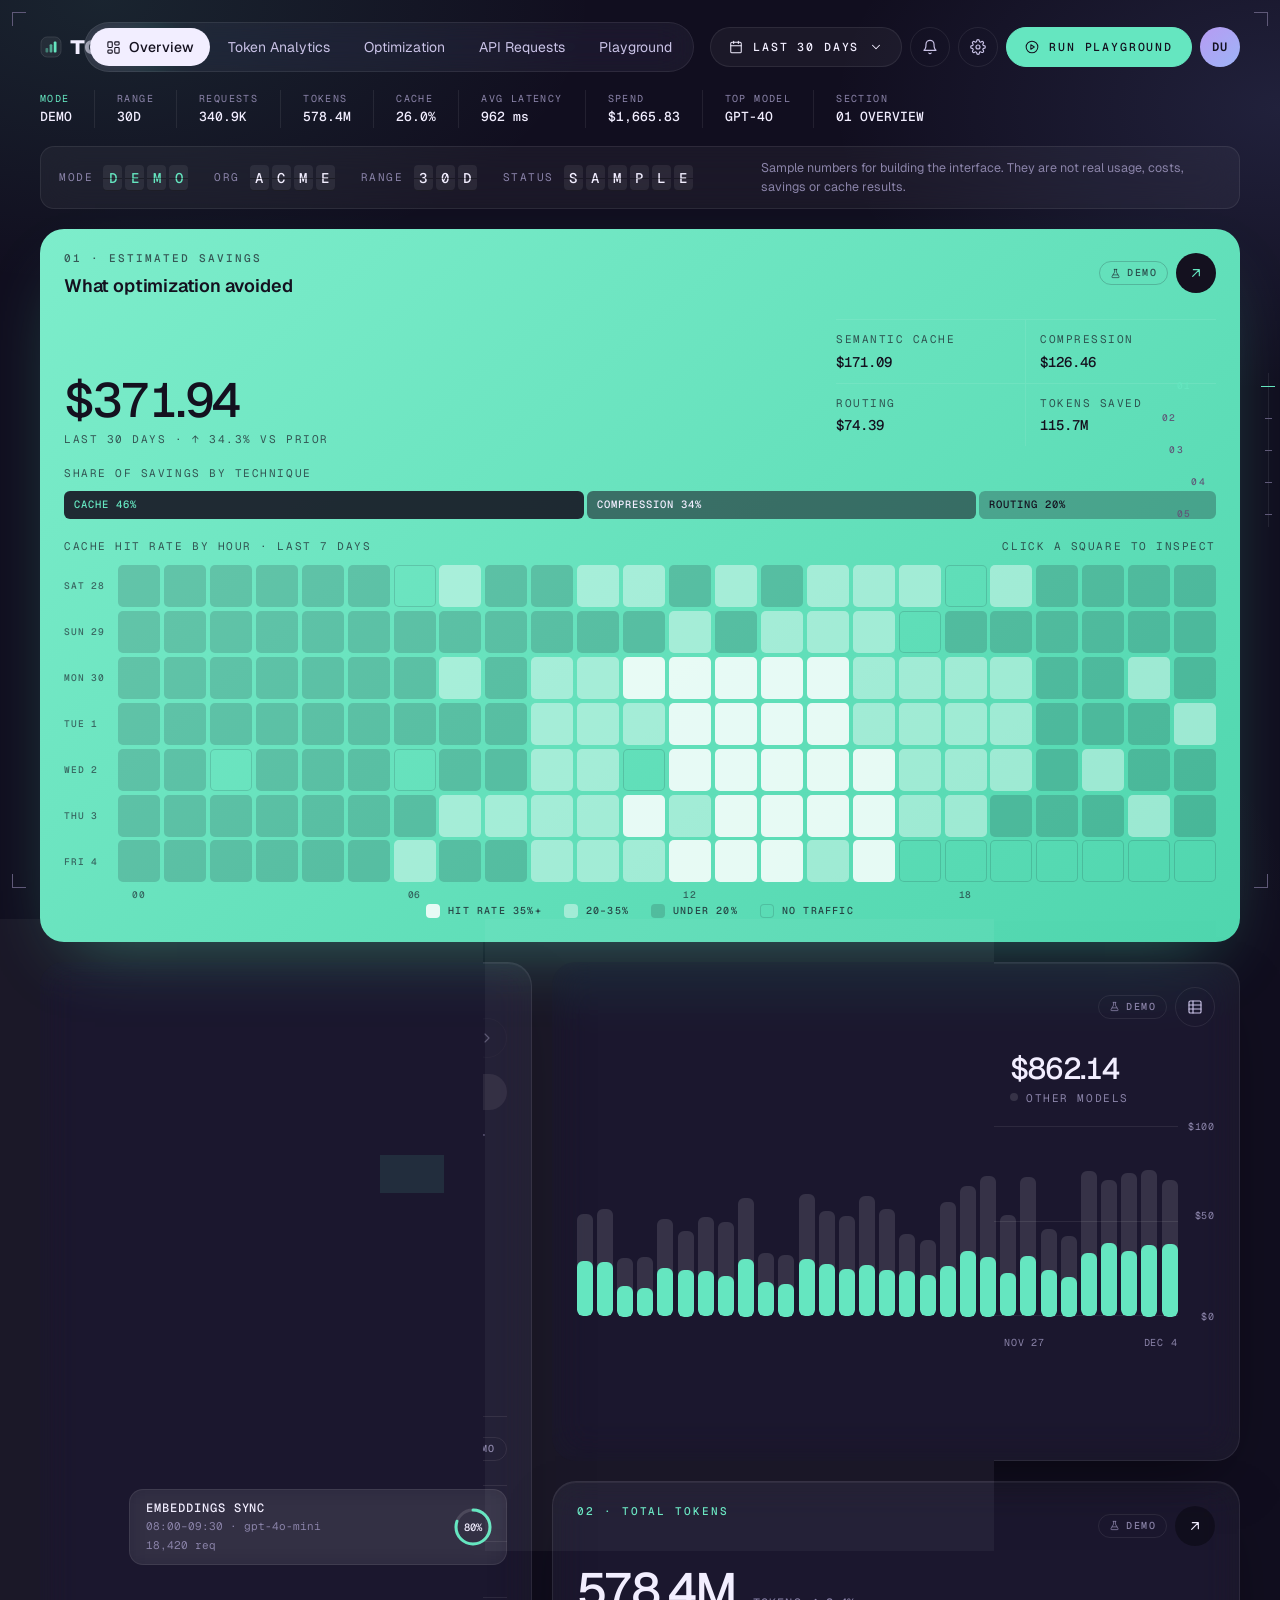
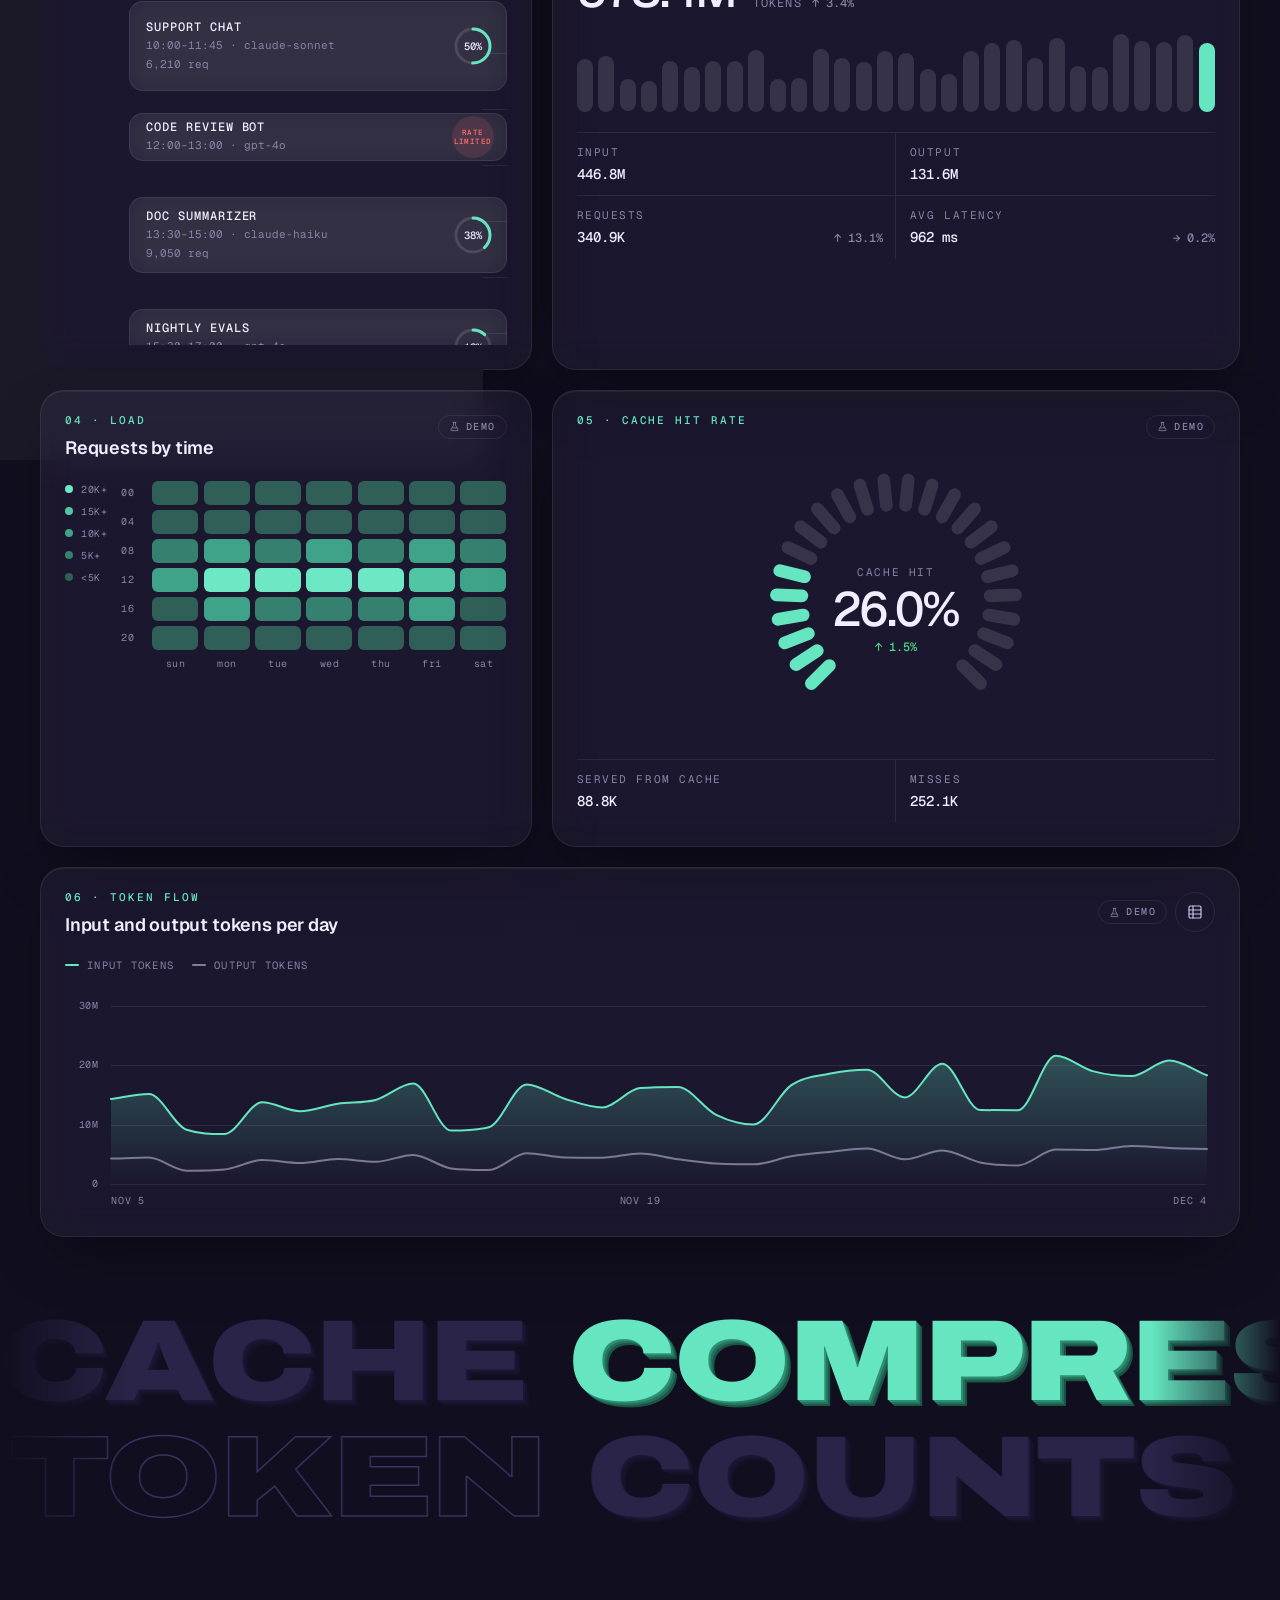
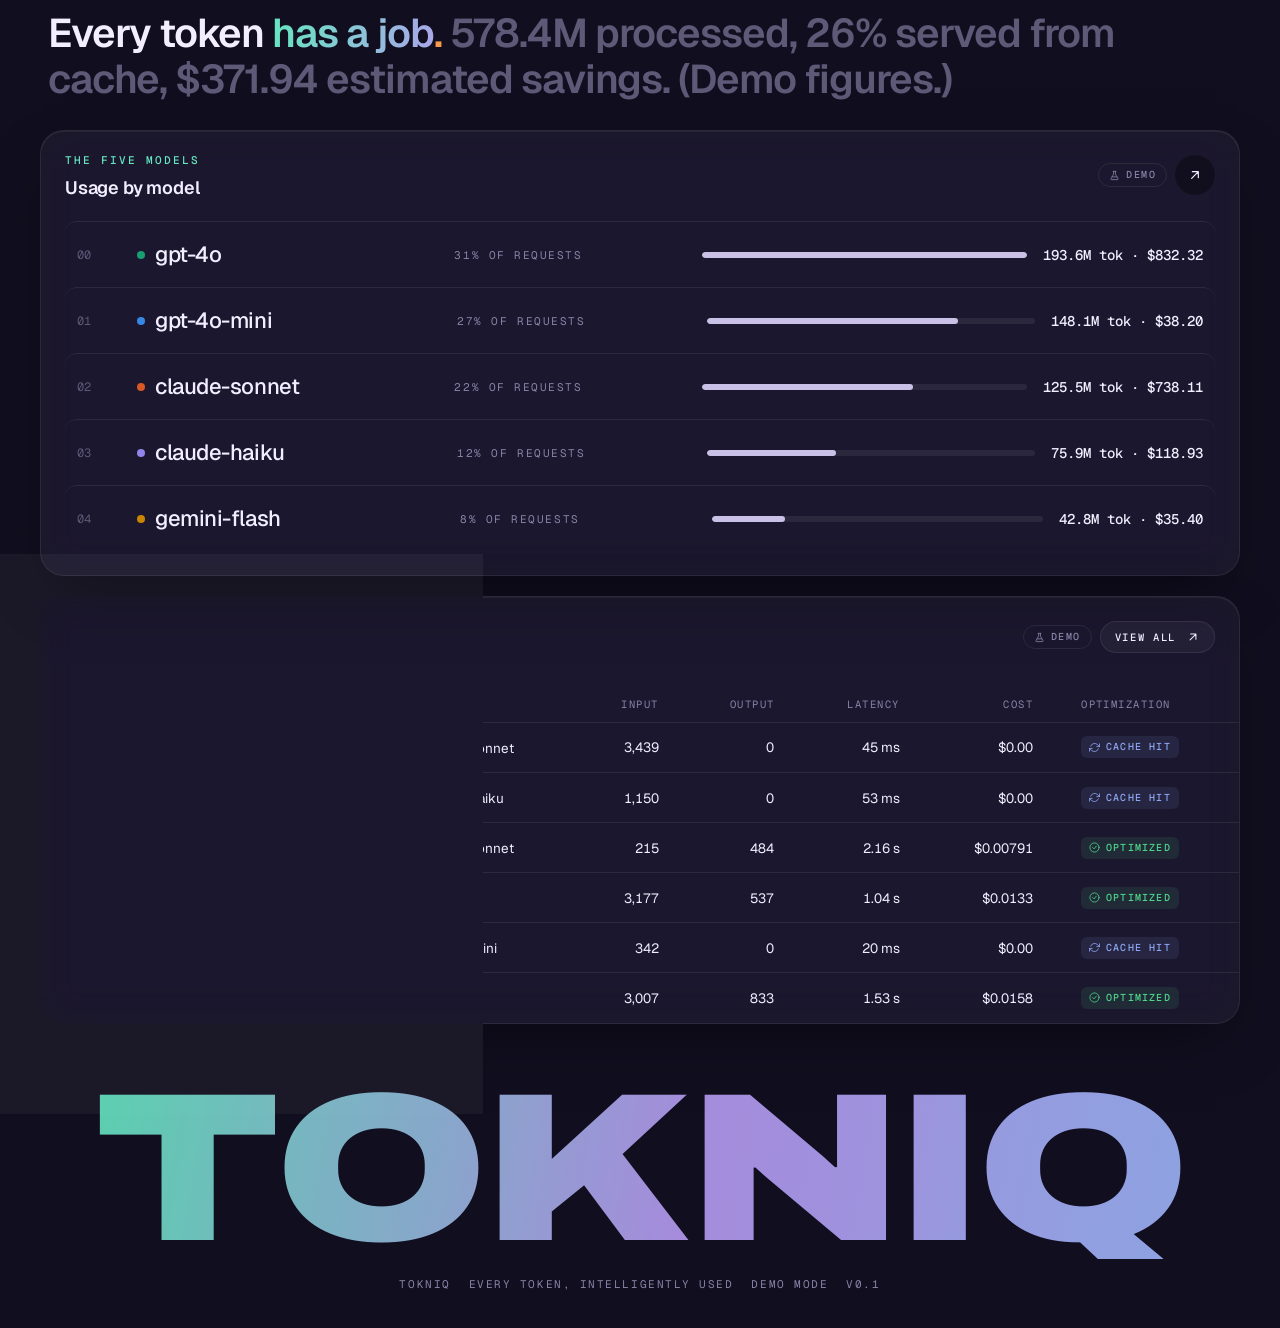
<file: frontend/index.html>
<!doctype html>
<html lang="en">
<head>
  <meta charset="utf-8">
  <meta name="viewport" content="width=device-width, initial-scale=1">
  <meta name="color-scheme" content="dark">
  <meta name="theme-color" content="#110E1F">
  <link rel="preconnect" href="https://fonts.googleapis.com">
  <link rel="preconnect" href="https://fonts.gstatic.com" crossorigin>
  <link rel="stylesheet" href="https://fonts.googleapis.com/css2?family=Archivo:wdth,wght@100..125,700..900&family=Geist:wght@400;500;600&family=Geist+Mono:wght@400;500&display=swap">
  <title>Overview · ToknIQ</title>
  <link rel="icon" href="assets/favicon.svg" type="image/svg+xml">
  <link rel="stylesheet" href="assets/css/tokens.css">
  <link rel="stylesheet" href="assets/css/base.css">
  <link rel="stylesheet" href="assets/css/layout.css">
  <link rel="stylesheet" href="assets/css/components.css">
  <link rel="stylesheet" href="assets/css/charts.css">
  <link rel="stylesheet" href="assets/css/motion.css">
</head>
<body>
  <div id="app"><noscript>ToknIQ needs JavaScript enabled.</noscript></div>
  <script type="module" src="assets/js/pages/overview.js"></script>
</body>
</html>
</file>
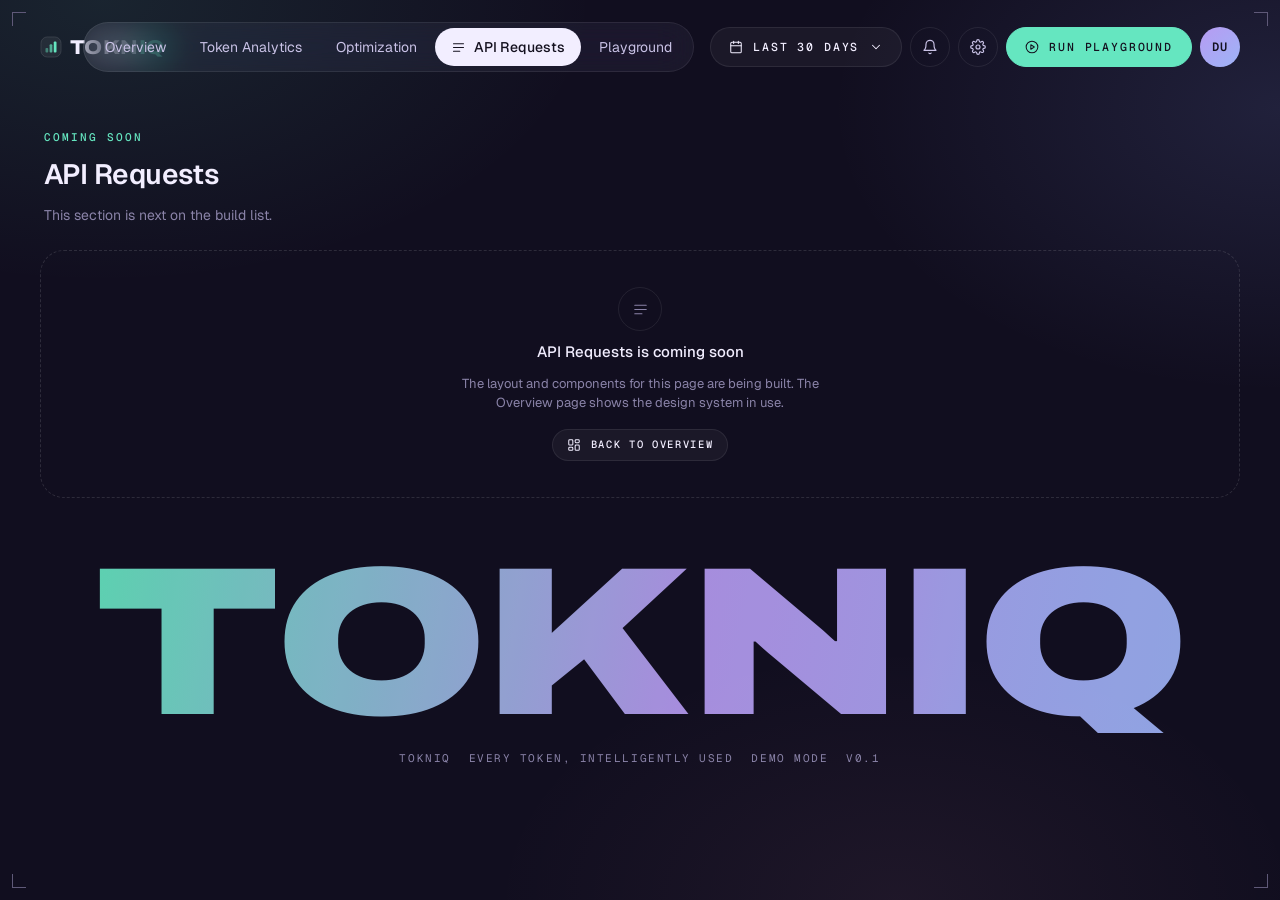
<file: frontend/pages/api-requests.html>
<!doctype html>
<html lang="en">
<head>
  <meta charset="utf-8">
  <meta name="viewport" content="width=device-width, initial-scale=1">
  <meta name="color-scheme" content="dark">
  <meta name="theme-color" content="#110E1F">
  <link rel="preconnect" href="https://fonts.googleapis.com">
  <link rel="preconnect" href="https://fonts.gstatic.com" crossorigin>
  <link rel="stylesheet" href="https://fonts.googleapis.com/css2?family=Archivo:wdth,wght@100..125,700..900&family=Geist:wght@400;500;600&family=Geist+Mono:wght@400;500&display=swap">
  <title>API Requests · ToknIQ</title>
  <link rel="icon" href="../assets/favicon.svg" type="image/svg+xml">
  <link rel="stylesheet" href="../assets/css/tokens.css">
  <link rel="stylesheet" href="../assets/css/base.css">
  <link rel="stylesheet" href="../assets/css/layout.css">
  <link rel="stylesheet" href="../assets/css/components.css">
  <link rel="stylesheet" href="../assets/css/charts.css">
  <link rel="stylesheet" href="../assets/css/motion.css">
</head>
<body data-page="requests">
  <div id="app"><noscript>ToknIQ needs JavaScript enabled.</noscript></div>
  <script type="module" src="../assets/js/pages/placeholder.js"></script>
</body>
</html>
</file>
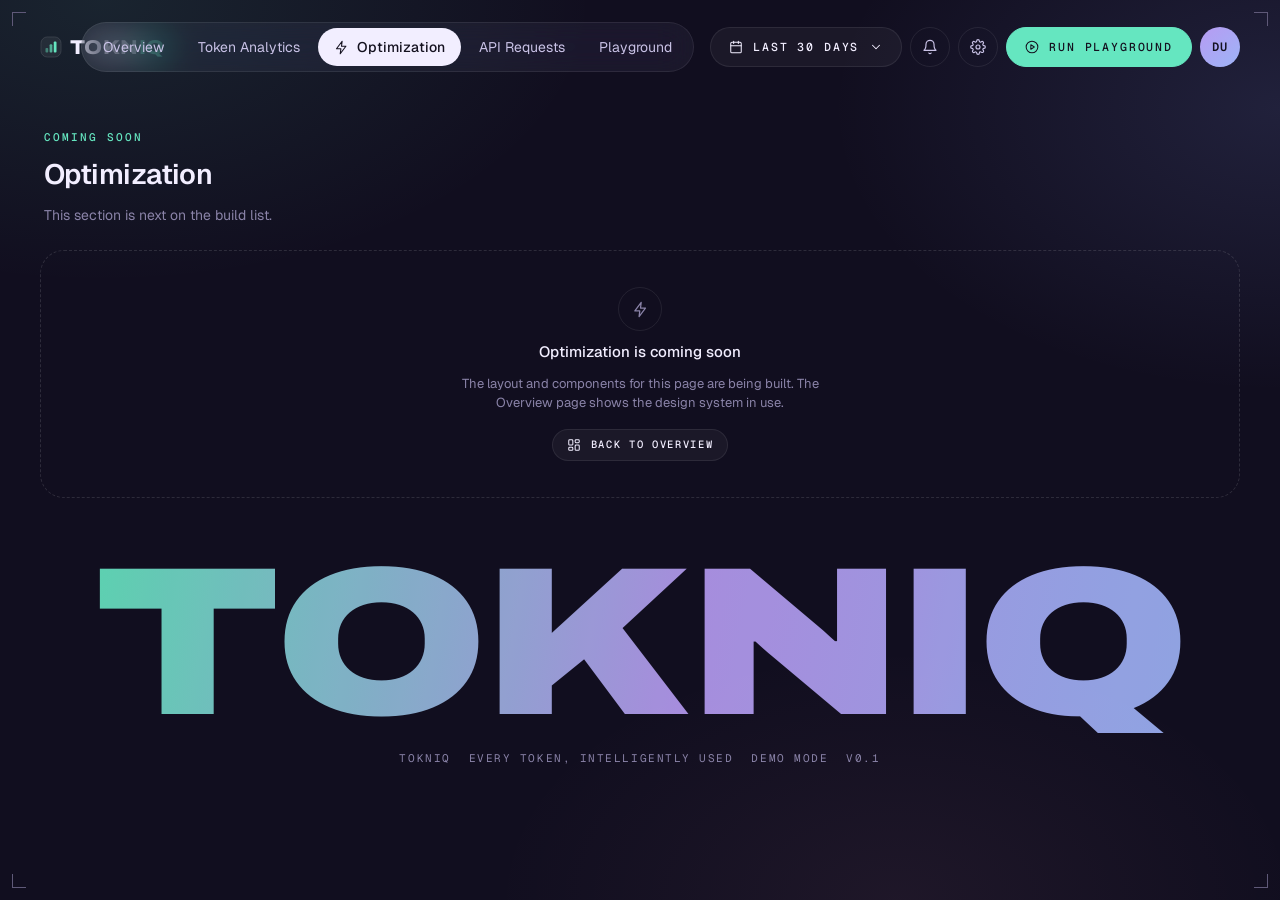
<file: frontend/pages/optimization.html>
<!doctype html>
<html lang="en">
<head>
  <meta charset="utf-8">
  <meta name="viewport" content="width=device-width, initial-scale=1">
  <meta name="color-scheme" content="dark">
  <meta name="theme-color" content="#110E1F">
  <link rel="preconnect" href="https://fonts.googleapis.com">
  <link rel="preconnect" href="https://fonts.gstatic.com" crossorigin>
  <link rel="stylesheet" href="https://fonts.googleapis.com/css2?family=Archivo:wdth,wght@100..125,700..900&family=Geist:wght@400;500;600&family=Geist+Mono:wght@400;500&display=swap">
  <title>Optimization · ToknIQ</title>
  <link rel="icon" href="../assets/favicon.svg" type="image/svg+xml">
  <link rel="stylesheet" href="../assets/css/tokens.css">
  <link rel="stylesheet" href="../assets/css/base.css">
  <link rel="stylesheet" href="../assets/css/layout.css">
  <link rel="stylesheet" href="../assets/css/components.css">
  <link rel="stylesheet" href="../assets/css/charts.css">
  <link rel="stylesheet" href="../assets/css/motion.css">
</head>
<body data-page="optimization">
  <div id="app"><noscript>ToknIQ needs JavaScript enabled.</noscript></div>
  <script type="module" src="../assets/js/pages/placeholder.js"></script>
</body>
</html>
</file>
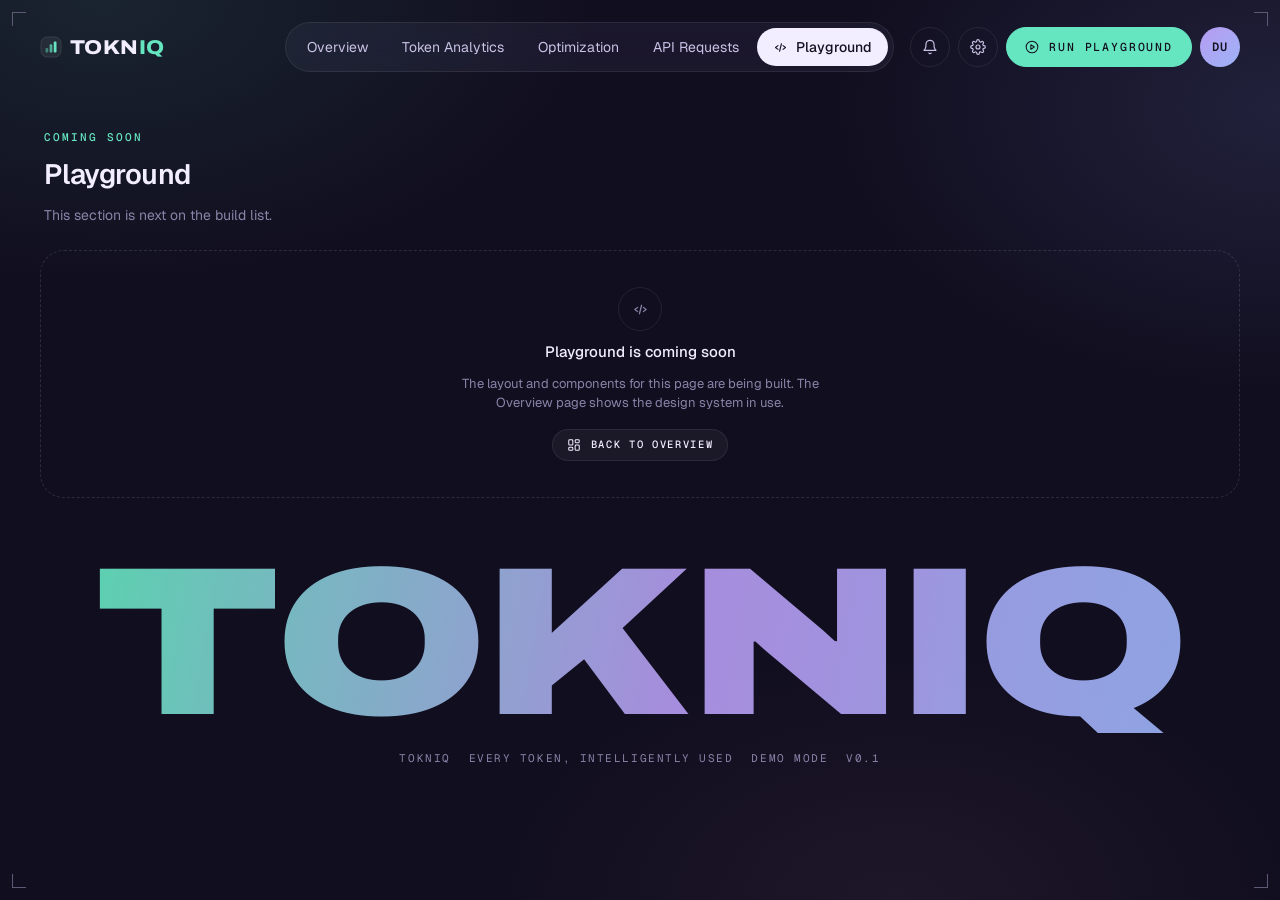
<file: frontend/pages/playground.html>
<!doctype html>
<html lang="en">
<head>
  <meta charset="utf-8">
  <meta name="viewport" content="width=device-width, initial-scale=1">
  <meta name="color-scheme" content="dark">
  <meta name="theme-color" content="#110E1F">
  <link rel="preconnect" href="https://fonts.googleapis.com">
  <link rel="preconnect" href="https://fonts.gstatic.com" crossorigin>
  <link rel="stylesheet" href="https://fonts.googleapis.com/css2?family=Archivo:wdth,wght@100..125,700..900&family=Geist:wght@400;500;600&family=Geist+Mono:wght@400;500&display=swap">
  <title>Playground · ToknIQ</title>
  <link rel="icon" href="../assets/favicon.svg" type="image/svg+xml">
  <link rel="stylesheet" href="../assets/css/tokens.css">
  <link rel="stylesheet" href="../assets/css/base.css">
  <link rel="stylesheet" href="../assets/css/layout.css">
  <link rel="stylesheet" href="../assets/css/components.css">
  <link rel="stylesheet" href="../assets/css/charts.css">
  <link rel="stylesheet" href="../assets/css/motion.css">
</head>
<body data-page="playground">
  <div id="app"><noscript>ToknIQ needs JavaScript enabled.</noscript></div>
  <script type="module" src="../assets/js/pages/placeholder.js"></script>
</body>
</html>
</file>
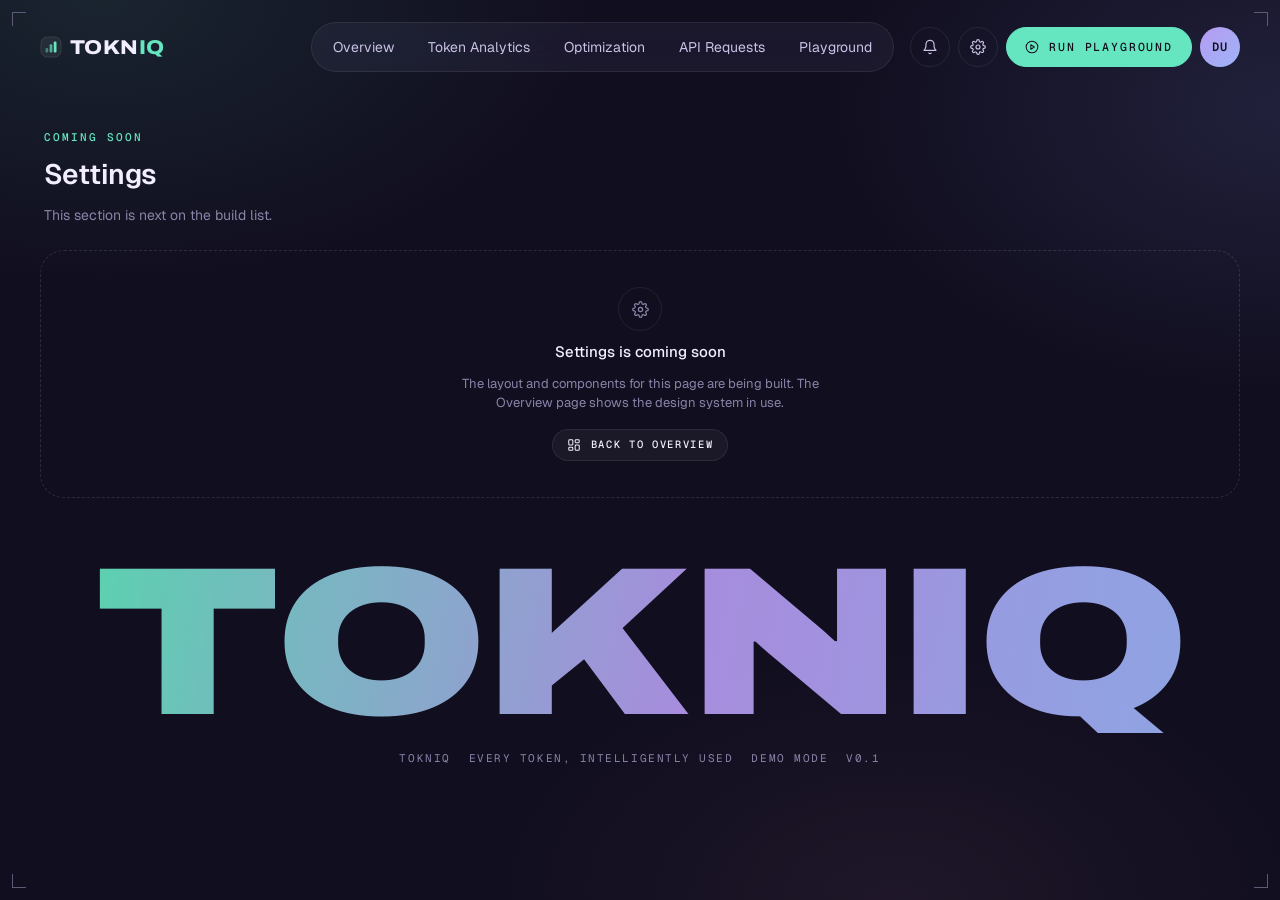
<file: frontend/pages/settings.html>
<!doctype html>
<html lang="en">
<head>
  <meta charset="utf-8">
  <meta name="viewport" content="width=device-width, initial-scale=1">
  <meta name="color-scheme" content="dark">
  <meta name="theme-color" content="#110E1F">
  <link rel="preconnect" href="https://fonts.googleapis.com">
  <link rel="preconnect" href="https://fonts.gstatic.com" crossorigin>
  <link rel="stylesheet" href="https://fonts.googleapis.com/css2?family=Archivo:wdth,wght@100..125,700..900&family=Geist:wght@400;500;600&family=Geist+Mono:wght@400;500&display=swap">
  <title>Settings · ToknIQ</title>
  <link rel="icon" href="../assets/favicon.svg" type="image/svg+xml">
  <link rel="stylesheet" href="../assets/css/tokens.css">
  <link rel="stylesheet" href="../assets/css/base.css">
  <link rel="stylesheet" href="../assets/css/layout.css">
  <link rel="stylesheet" href="../assets/css/components.css">
  <link rel="stylesheet" href="../assets/css/charts.css">
  <link rel="stylesheet" href="../assets/css/motion.css">
</head>
<body data-page="settings">
  <div id="app"><noscript>ToknIQ needs JavaScript enabled.</noscript></div>
  <script type="module" src="../assets/js/pages/placeholder.js"></script>
</body>
</html>
</file>
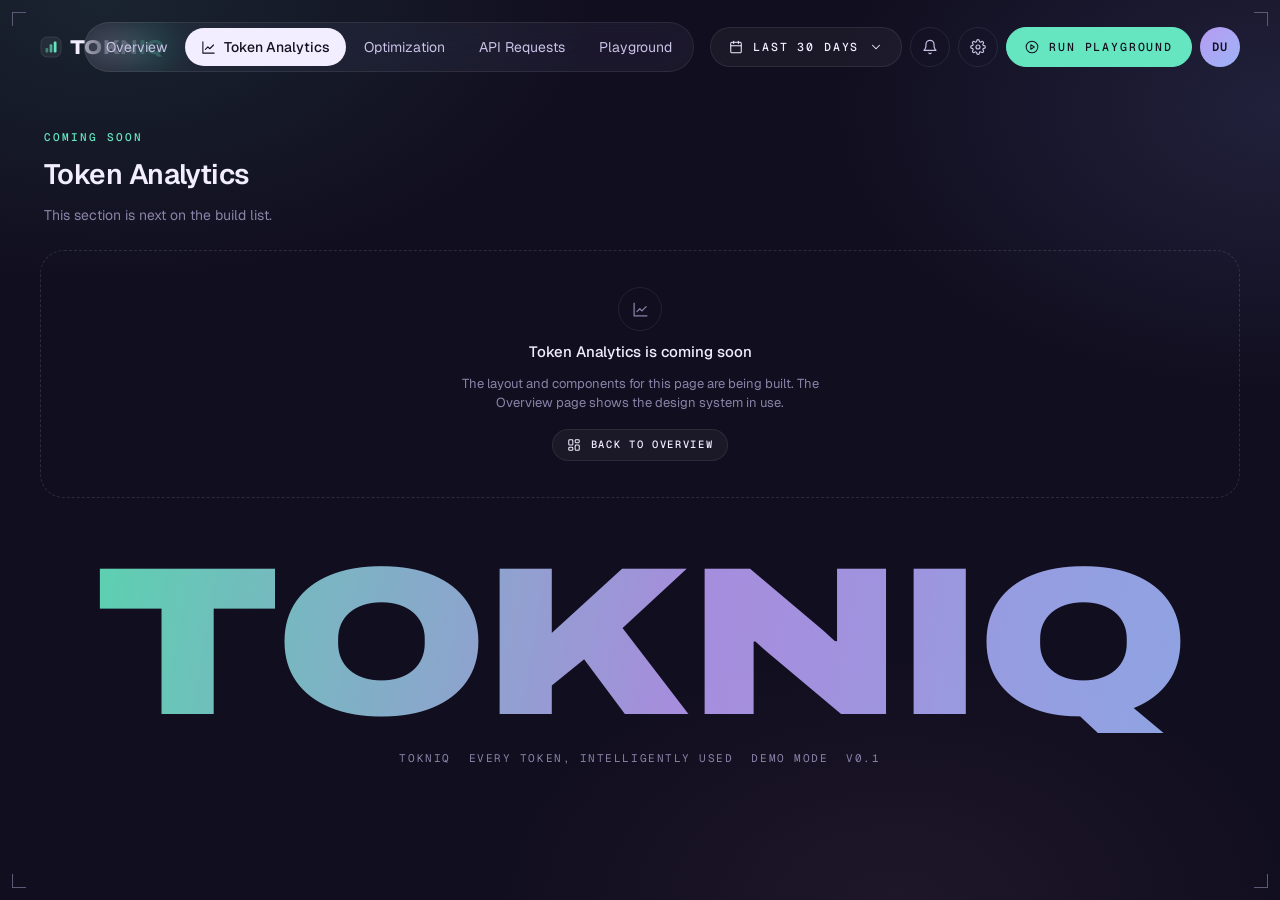
<file: frontend/pages/token-analytics.html>
<!doctype html>
<html lang="en">
<head>
  <meta charset="utf-8">
  <meta name="viewport" content="width=device-width, initial-scale=1">
  <meta name="color-scheme" content="dark">
  <meta name="theme-color" content="#110E1F">
  <link rel="preconnect" href="https://fonts.googleapis.com">
  <link rel="preconnect" href="https://fonts.gstatic.com" crossorigin>
  <link rel="stylesheet" href="https://fonts.googleapis.com/css2?family=Archivo:wdth,wght@100..125,700..900&family=Geist:wght@400;500;600&family=Geist+Mono:wght@400;500&display=swap">
  <title>Token Analytics · ToknIQ</title>
  <link rel="icon" href="../assets/favicon.svg" type="image/svg+xml">
  <link rel="stylesheet" href="../assets/css/tokens.css">
  <link rel="stylesheet" href="../assets/css/base.css">
  <link rel="stylesheet" href="../assets/css/layout.css">
  <link rel="stylesheet" href="../assets/css/components.css">
  <link rel="stylesheet" href="../assets/css/charts.css">
  <link rel="stylesheet" href="../assets/css/motion.css">
</head>
<body data-page="analytics">
  <div id="app"><noscript>ToknIQ needs JavaScript enabled.</noscript></div>
  <script type="module" src="../assets/js/pages/placeholder.js"></script>
</body>
</html>
</file>
<file: frontend/assets/css/tokens.css>
/* ==========================================================================
   ToknIQ design tokens: "Night Cockpit"
   Bento layout (big radii, one hero card, rounded charts) with an
   instrument-panel skin (glass cards, mono labels, HUD strip).
   Single accent: mint. See docs/DESIGN_DIRECTION.md.
   ========================================================================== */
:root {
  color-scheme: dark;

  /* Canvas: deep indigo with soft glows behind the cards */
  --canvas-base: #110E1F;
  --canvas:
    radial-gradient(55% 45% at 8% 0%, rgba(101, 230, 192, 0.10), transparent 70%),
    radial-gradient(50% 45% at 100% 12%, rgba(140, 160, 250, 0.13), transparent 70%),
    radial-gradient(45% 40% at 70% 100%, rgba(247, 163, 192, 0.06), transparent 70%),
    #110E1F;

  /* Glass surfaces */
  --glass: rgba(255, 255, 255, 0.045);
  --glass-strong: rgba(255, 255, 255, 0.08);
  --glass-solid: #1D1A2A;              /* fallback when backdrop-filter is unsupported */
  --glass-pop: rgba(29, 26, 42, 0.92);  /* popovers, inspect panels */
  --glass-border: rgba(255, 255, 255, 0.08);
  --glass-highlight: rgba(255, 255, 255, 0.06);
  --glass-blur: 18px;
  --shadow-card: 0 24px 60px -24px rgba(0, 0, 0, 0.55);
  --shadow-pop: 0 24px 60px -12px rgba(0, 0, 0, 0.6), 0 0 0 1px var(--glass-border);

  /* Ink */
  --ink: #F2EEFF;
  --ink-2: #C9C2E6;
  --ink-muted: #8A83A8;   /* 4.8:1 on cards */
  --ink-faint: #5F5978;
  --hairline: rgba(255, 255, 255, 0.08);
  --track: rgba(255, 255, 255, 0.07);
  --track-strong: rgba(255, 255, 255, 0.12);

  /* Accent: mint (one highlight per card) */
  --mint-500: #65E6C0;
  --mint-600: #3FCFA6;
  --mint-wash: rgba(101, 230, 192, 0.10);
  --mint-line: rgba(101, 230, 192, 0.35);
  --on-mint: #14111F;     /* ink on mint, 12:1 */
  --hero: linear-gradient(140deg, #7DEDCB 0%, #4FD6AE 100%);
  /* Ordinal mint ramp (validated ≥2:1 at the low end on cards) */
  --ramp-1: #2F5F57;
  --ramp-2: #35806E;
  --ramp-3: #3EA388;
  --ramp-4: #52C6A4;
  --ramp-5: #6EE8C4;
  --orange-dot: #F59A4A;  /* micro-detail, used once */

  /* Status (reserved; always with icon + label) */
  --good: #4FD68A;
  --warning: #F0B04A;
  --critical: #F06A6A;
  --info: #8FA8F5;

  /* Categorical chart slots, validated on #1D1A2A. Use in order. */
  --series-1: #199e70;
  --series-2: #3987e5;
  --series-3: #d95926;
  --series-4: #9085e9;
  --series-5: #c98500;

  /* Type */
  --font-sans: "Geist", "Inter Tight", ui-sans-serif, system-ui, sans-serif;
  --font-mono: "Geist Mono", "JetBrains Mono", ui-monospace, SFMono-Regular, Menlo, monospace;
  --font-display: "Archivo", "Geist", sans-serif;

  /* Shape */
  --r-card: 24px;
  --r-inner: 14px;
  --r-chip: 6px;
  --r-pill: 999px;

  /* Space */
  --gap: 20px;
  --pad-card: 24px;
  --s-1: 4px;
  --s-2: 8px;
  --s-3: 12px;
  --s-4: 16px;
  --s-5: 20px;
  --s-6: 24px;
  --s-8: 32px;

  /* Motion */
  --ease: cubic-bezier(0.2, 0.8, 0.2, 1);
  --dur: 160ms;
}

@media (prefers-reduced-motion: reduce) {
  :root { --dur: 0ms; }
}
</file>
<file: frontend/assets/css/base.css>
/* Reset + base element styles */
*, *::before, *::after { box-sizing: border-box; }

html, body { margin: 0; padding: 0; }

html { background: var(--canvas-base); }

body {
  min-height: 100vh;
  background: var(--canvas);
  background-attachment: fixed;
  color: var(--ink);
  font-family: var(--font-sans);
  font-size: 14px;
  line-height: 1.5;
  -webkit-font-smoothing: antialiased;
  -moz-osx-font-smoothing: grayscale;
}

h1, h2, h3, h4, p { margin: 0; }
h1 { font-size: 28px; font-weight: 600; letter-spacing: -0.02em; }
h2 { font-size: 18px; font-weight: 600; letter-spacing: -0.01em; }
h3 { font-size: 15px; font-weight: 600; }

a { color: inherit; text-decoration: none; }

button, input, select, textarea { font: inherit; color: inherit; }
button { cursor: pointer; background: none; border: 0; padding: 0; }

:focus-visible {
  outline: 2px solid var(--mint-500);
  outline-offset: 2px;
  border-radius: 6px;
}

/* Two type voices: sans for names and numbers, mono for every label */
.eyebrow {
  font: 500 11px/1 var(--font-mono);
  letter-spacing: 0.18em;
  text-transform: uppercase;
  color: var(--mint-500);
}
.mono-label {
  font: 400 11px/1.3 var(--font-mono);
  letter-spacing: 0.14em;
  text-transform: uppercase;
  color: var(--ink-muted);
}
.mono-value {
  font: 500 14px/1.3 var(--font-mono);
  color: var(--ink);
  font-variant-numeric: tabular-nums;
}
.mono { font-family: var(--font-mono); }
.num { font-variant-numeric: tabular-nums; }
.muted { color: var(--ink-muted); }
.unit { font: 400 12px var(--font-mono); letter-spacing: 0.1em; text-transform: uppercase; color: var(--ink-muted); margin-left: 6px; }

.sr-only {
  position: absolute; width: 1px; height: 1px; padding: 0; margin: -1px;
  overflow: hidden; clip: rect(0, 0, 0, 0); white-space: nowrap; border: 0;
}

::selection { background: var(--mint-line); }

::-webkit-scrollbar { width: 10px; height: 10px; }
::-webkit-scrollbar-thumb { background: var(--track-strong); border-radius: 10px; border: 2px solid transparent; background-clip: padding-box; }
::-webkit-scrollbar-track { background: transparent; }
</file>
<file: frontend/assets/css/layout.css>
/* ==========================================================================
   Layout: frame, top bar, HUD strip, bento grid, footer
   ========================================================================== */

/* Crop marks in the viewport corners (technical-drawing detail) */
.crop {
  position: fixed;
  width: 14px;
  height: 14px;
  border: 1px solid var(--ink-faint);
  pointer-events: none;
  z-index: 60;
}
.crop.tl { top: 12px; left: 12px; border-right: 0; border-bottom: 0; }
.crop.tr { top: 12px; right: 12px; border-left: 0; border-bottom: 0; }
.crop.bl { bottom: 12px; left: 12px; border-right: 0; border-top: 0; }
.crop.br { bottom: 12px; right: 12px; border-left: 0; border-top: 0; }

.frame {
  max-width: 1560px;
  margin: 0 auto;
  padding: 22px 40px 0;
}

/* ---------- Top bar ---------- */
.topbar {
  display: grid;
  grid-template-columns: 1fr auto 1fr;
  align-items: center;
  gap: var(--s-4);
}
.brand-lockup { display: flex; align-items: center; gap: var(--s-3); min-width: 0; }
.wordmark {
  font: 800 20px/1 var(--font-display);
  font-stretch: 112%;
  letter-spacing: 0.02em;
  color: var(--ink);
  display: inline-flex;
  align-items: center;
  gap: 8px;
}
.wordmark .q { color: var(--mint-500); }
.brand-meta { white-space: nowrap; overflow: hidden; text-overflow: ellipsis; }
.brand-meta button { color: inherit; font: inherit; letter-spacing: inherit; text-transform: inherit; }
.brand-meta button:hover { color: var(--ink); }

.nav {
  display: flex;
  align-items: center;
  gap: 2px;
  padding: 5px;
  border-radius: var(--r-pill);
  background: var(--glass);
  border: 1px solid var(--glass-border);
  backdrop-filter: blur(var(--glass-blur)) saturate(140%);
  -webkit-backdrop-filter: blur(var(--glass-blur)) saturate(140%);
}
.nav-link {
  display: inline-flex;
  align-items: center;
  gap: 8px;
  height: 38px;
  padding: 0 16px;
  border-radius: var(--r-pill);
  color: var(--ink-2);
  font-size: 14px;
  white-space: nowrap;
  transition: color var(--dur) var(--ease), background var(--dur) var(--ease);
}
.nav-link svg { width: 15px; height: 15px; }
.nav-link:hover { color: var(--ink); background: var(--glass-strong); }
.nav-link[aria-current="page"] { background: var(--ink); color: var(--on-mint); font-weight: 500; }

.top-actions { display: flex; align-items: center; justify-content: flex-end; gap: var(--s-2); }

/* ---------- HUD telemetry strip ---------- */
.hud {
  display: flex;
  align-items: stretch;
  margin-top: 18px;
  overflow-x: auto;
  scrollbar-width: none;
}
.hud::-webkit-scrollbar { display: none; }
.hud-item {
  display: flex;
  flex-direction: column;
  gap: 4px;
  padding: 2px 22px 2px 0;
  margin-right: 22px;
  border-right: 1px solid var(--hairline);
  white-space: nowrap;
}
.hud-item:last-child { border-right: 0; }
.hud-item .mono-label { font-size: 10px; }
.hud-item.is-key .mono-label { color: var(--mint-500); }
.hud-item .mono-value { font-size: 13px; }

/* ---------- Content ---------- */
.content {
  display: flex;
  flex-direction: column;
  gap: var(--gap);
  padding: 18px 0 0;
}
.content:focus { outline: none; }

/* ---------- Bento grid ---------- */
.bento {
  display: grid;
  grid-template-columns: minmax(0, 1fr) minmax(0, 1.55fr) minmax(0, 1.02fr);
  grid-template-areas:
    "cal hero   tokens"
    "cal hero   heat"
    "cal spend  gauge";
  gap: var(--gap);
}
.a-cal { grid-area: cal; }
.a-hero { grid-area: hero; }
.a-tokens { grid-area: tokens; }
.a-heat { grid-area: heat; }
.a-spend { grid-area: spend; }
.a-gauge { grid-area: gauge; }

/* ---------- Statement + footer ---------- */
.statement {
  padding: 48px 8px 8px;
  font-size: clamp(24px, 3.2vw, 40px);
  font-weight: 600;
  letter-spacing: -0.025em;
  line-height: 1.15;
  max-width: 1100px;
}
.statement .dot { color: var(--orange-dot); }
.statement .soft { color: var(--ink-faint); }

.footer {
  margin-top: 56px;
  padding: 0 0 36px;
  text-align: center;
  overflow: hidden;
}
.footer-word {
  display: block;
  font-family: var(--font-display);
  font-weight: 900;
  font-stretch: 125%;
  font-size: clamp(64px, 16.5vw, 260px);
  line-height: 0.85;
  letter-spacing: -0.02em;
  background: linear-gradient(100deg, #65E6C0 0%, #B79BF2 50%, #9DB4F7 100%);
  background-size: 200% 100%;
  -webkit-background-clip: text;
  background-clip: text;
  color: transparent;
  animation: drift 12s ease-in-out infinite alternate;
  opacity: 0.9;
  user-select: none;
}
@keyframes drift { to { background-position: 100% 0; } }
.footer-meta { margin-top: 18px; display: flex; justify-content: center; gap: 18px; flex-wrap: wrap; }

/* ---------- Mobile nav ---------- */
.mobile-nav { display: none; }

/* ---------- Responsive ---------- */
@media (max-width: 1500px) {
  .brand-meta { display: none; }
}
@media (max-width: 1280px) {
  .bento {
    grid-template-columns: minmax(0, 1fr) minmax(0, 1.4fr);
    grid-template-areas:
      "hero   hero"
      "cal    spend"
      "cal    tokens"
      "heat   gauge";
  }
}
@media (max-width: 1100px) {
  .topbar { grid-template-columns: 1fr auto; }
  .topbar > .nav { display: none; }
  .mobile-nav {
    display: flex;
    width: max-content;
    max-width: 100%;
    margin-top: 14px;
    overflow-x: auto;
    scrollbar-width: none;
  }
  .mobile-nav::-webkit-scrollbar { display: none; }
}
@media (max-width: 860px) {
  .frame { padding: 16px 16px 0; }
  .bento {
    grid-template-columns: minmax(0, 1fr);
    grid-template-areas: "hero" "tokens" "spend" "cal" "heat" "gauge";
  }
  .hide-md { display: none !important; }
}
@media (max-width: 560px) {
  .hide-sm { display: none !important; }
  .crop { display: none; }
}
@media (prefers-reduced-motion: reduce) {
  .footer-word { animation: none; }
}
</file>
<file: frontend/assets/css/components.css>
/* ==========================================================================
   Components
   ========================================================================== */

/* ---------- Glass card ---------- */
.card {
  position: relative;
  min-width: 0;
  display: flex;
  flex-direction: column;
  gap: 20px;
  padding: var(--pad-card);
  border-radius: var(--r-card);
  background: var(--glass);
  border: 1px solid var(--glass-border);
  box-shadow: var(--shadow-card), inset 0 1px 0 var(--glass-highlight);
  backdrop-filter: blur(var(--glass-blur)) saturate(140%);
  -webkit-backdrop-filter: blur(var(--glass-blur)) saturate(140%);
  transition: opacity 220ms var(--ease), background var(--dur) var(--ease);
}
@supports not ((backdrop-filter: blur(1px)) or (-webkit-backdrop-filter: blur(1px))) {
  .card, .nav, .menu, .inspect, .toast { background: var(--glass-solid); }
}
.card.is-refreshing { opacity: 0.5; }

.card-hero {
  background: var(--hero);
  border: 0;
  color: var(--on-mint);
  box-shadow: 0 30px 70px -30px rgba(79, 214, 174, 0.45);
}
.card-hero { justify-content: space-between; }
.card-hero .eyebrow, .card-hero .mono-label { color: rgba(20, 17, 31, 0.68); }
.card-hero .mono-value { color: var(--on-mint); }

.card-head { display: flex; align-items: flex-start; justify-content: space-between; gap: var(--s-3); }
.card-head .titles { display: flex; flex-direction: column; gap: 8px; min-width: 0; }
.card-actions { display: flex; align-items: center; gap: 8px; flex: none; }

/* Entrance: fade + rise, staggered via --i */
.rise { animation: rise 520ms var(--ease) both; animation-delay: calc(var(--i, 0) * 50ms); }
@keyframes rise { from { opacity: 0; transform: translateY(12px); } }
@media (prefers-reduced-motion: reduce) { .rise { animation: none; } }

/* ---------- Big stat ---------- */
.stat-big {
  font-size: 48px;
  font-weight: 500;
  letter-spacing: -0.035em;
  line-height: 1;
  font-variant-numeric: tabular-nums;
}
.stat-mid {
  font-size: 30px;
  font-weight: 500;
  letter-spacing: -0.03em;
  line-height: 1.05;
  font-variant-numeric: tabular-nums;
}

/* ---------- Buttons ---------- */
.circle-btn {
  width: 40px;
  height: 40px;
  flex: none;
  display: inline-grid;
  place-items: center;
  border-radius: var(--r-pill);
  border: 1px solid var(--glass-border);
  color: var(--ink-2);
  transition: background var(--dur) var(--ease), color var(--dur) var(--ease), border-color var(--dur) var(--ease);
}
.circle-btn svg { width: 16px; height: 16px; }
.circle-btn:hover { background: var(--glass-strong); color: var(--ink); }
.circle-btn[aria-pressed="true"] { background: var(--ink); color: var(--on-mint); border-color: transparent; }
.circle-btn.filled { background: rgba(0, 0, 0, 0.35); border-color: transparent; color: var(--ink); }
.circle-btn.filled:hover { background: rgba(0, 0, 0, 0.5); }
.card-hero .circle-btn { border-color: rgba(20, 17, 31, 0.18); color: var(--on-mint); }
.card-hero .circle-btn:hover { background: rgba(20, 17, 31, 0.08); }
.card-hero .circle-btn.filled { background: var(--on-mint); color: var(--mint-500); }
.circle-btn .dot {
  position: absolute; margin: -14px -14px 0 0;
  width: 6px; height: 6px; border-radius: 50%;
  background: var(--mint-500);
}

.pill-btn {
  display: inline-flex;
  align-items: center;
  gap: 10px;
  height: 40px;
  padding: 0 18px;
  border-radius: var(--r-pill);
  font: 500 11.5px/1 var(--font-mono);
  letter-spacing: 0.16em;
  text-transform: uppercase;
  white-space: nowrap;
  border: 1px solid var(--glass-border);
  color: var(--ink);
  background: var(--glass);
  transition: background var(--dur) var(--ease), border-color var(--dur) var(--ease);
}
.pill-btn svg { width: 14px; height: 14px; }
.pill-btn:hover { background: var(--glass-strong); }
.pill-btn.primary { background: var(--mint-500); border-color: var(--mint-500); color: var(--on-mint); }
.pill-btn.primary:hover { background: #82EDCD; }
.pill-btn.sm { height: 32px; padding: 0 14px; font-size: 10.5px; }

.avatar {
  width: 40px; height: 40px; border-radius: 50%;
  display: grid; place-items: center;
  background: linear-gradient(140deg, #B79BF2, #9DB4F7);
  color: var(--on-mint);
  font: 600 12px var(--font-mono);
  letter-spacing: 0.06em;
}

/* ---------- Chips & badges ---------- */
.chip {
  display: inline-flex;
  align-items: center;
  gap: 6px;
  height: 24px;
  padding: 0 10px;
  border-radius: var(--r-pill);
  border: 1px solid var(--glass-border);
  font: 500 10px/1 var(--font-mono);
  letter-spacing: 0.14em;
  text-transform: uppercase;
  color: var(--ink-muted);
  white-space: nowrap;
}
.chip svg { width: 11px; height: 11px; }
.card-hero .chip { border-color: rgba(20, 17, 31, 0.2); color: rgba(20, 17, 31, 0.7); }

.badge {
  display: inline-flex;
  align-items: center;
  gap: 6px;
  height: 22px;
  padding: 0 8px;
  border-radius: var(--r-chip);
  font: 500 10px/1 var(--font-mono);
  letter-spacing: 0.12em;
  text-transform: uppercase;
  white-space: nowrap;
  background: var(--track);
  color: var(--ink-2);
}
.badge svg { width: 11px; height: 11px; }
.badge-good { color: var(--good); background: rgba(79, 214, 138, 0.1); }
.badge-info { color: var(--info); background: rgba(143, 168, 245, 0.1); }
.badge-warning { color: var(--warning); background: rgba(240, 176, 74, 0.1); }
.badge-critical { color: var(--critical); background: rgba(240, 106, 106, 0.1); }
.badge-neutral { color: var(--ink-muted); }

.delta { font: 500 12px var(--font-mono); font-variant-numeric: tabular-nums; }
.delta.good { color: var(--good); }
.delta.bad { color: var(--critical); }
.delta.flat { color: var(--ink-muted); }

.dot-key { display: inline-block; width: 8px; height: 8px; border-radius: 50%; margin-right: 8px; vertical-align: 1px; }

/* ---------- Tall segmented bar (hero) ---------- */
.split { display: flex; gap: 3px; height: 28px; }
.split-part {
  display: flex; align-items: center; padding: 0 10px; border-radius: 6px; min-width: 3px; overflow: hidden; white-space: nowrap;
  font: 500 10.5px/1 var(--font-mono); letter-spacing: 0.1em; text-transform: uppercase;
}

/* ---------- Spec grid (mono label / value pairs) ---------- */
.spec {
  display: grid;
  grid-template-columns: repeat(2, minmax(0, 1fr));
  border-top: 1px solid var(--hairline);
}
.spec > div {
  display: flex;
  flex-direction: column;
  gap: 6px;
  padding: 12px 0;
  border-bottom: 1px solid var(--hairline);
}
.spec > div:nth-child(odd) { padding-right: 12px; border-right: 1px solid var(--hairline); }
.spec > div:nth-child(even) { padding-left: 14px; }
.spec > div:nth-last-child(-n+2) { border-bottom: 0; }
.spec .row { display: flex; align-items: baseline; justify-content: space-between; gap: 8px; }

/* ---------- Split-flap board ---------- */
.board {
  display: flex;
  align-items: center;
  gap: 26px;
  flex-wrap: wrap;
  padding: 12px 18px;
  border-radius: var(--r-inner);
  background: var(--glass);
  border: 1px solid var(--glass-border);
  backdrop-filter: blur(var(--glass-blur));
  -webkit-backdrop-filter: blur(var(--glass-blur));
}
.board-field { display: flex; align-items: center; gap: 10px; }
.board-note { margin-left: auto; color: var(--ink-muted); font-size: 12.5px; max-width: 460px; }
.flaps { display: inline-flex; gap: 3px; perspective: 400px; }
.flap {
  position: relative;
  width: 19px;
  height: 26px;
  display: grid;
  place-items: center;
  border-radius: 4px;
  background: rgba(255, 255, 255, 0.07);
  box-shadow: inset 0 -1px 0 rgba(0, 0, 0, 0.35);
  font: 500 14px/1 var(--font-mono);
  color: var(--ink);
  text-transform: uppercase;
}
.flap::after { content: ""; position: absolute; left: 0; right: 0; top: 50%; height: 1px; background: rgba(0, 0, 0, 0.35); }
.flap.is-flipping { animation: flip 90ms linear; }
.flaps.is-key .flap { color: var(--mint-500); }
@keyframes flip { 0% { transform: rotateX(90deg); } 100% { transform: rotateX(0); } }

/* ---------- Dropdown menu ---------- */
.dropdown { position: relative; }
.menu {
  position: absolute;
  top: calc(100% + 8px);
  right: 0;
  min-width: 220px;
  padding: 6px;
  border-radius: 16px;
  background: var(--glass-pop);
  box-shadow: var(--shadow-pop);
  backdrop-filter: blur(24px);
  -webkit-backdrop-filter: blur(24px);
  z-index: 80;
}
.menu[hidden] { display: none; }
.menu-head { padding: 10px 12px; border-bottom: 1px solid var(--hairline); margin-bottom: 4px; display: grid; gap: 4px; }
.menu-head strong { font-weight: 500; }
.menu-item {
  display: flex;
  align-items: center;
  gap: 10px;
  width: 100%;
  height: 36px;
  padding: 0 12px;
  border-radius: 10px;
  text-align: left;
  color: var(--ink);
  font-size: 13.5px;
}
.menu-item svg { width: 15px; height: 15px; color: var(--ink-muted); }
.menu-item:hover, .menu-item:focus-visible { background: var(--glass-strong); outline: none; }
.menu-item .check { margin-left: auto; color: var(--mint-500); visibility: hidden; }
.menu-item[aria-checked="true"] .check { visibility: visible; }
.menu-item:disabled { opacity: 0.45; cursor: not-allowed; }
.menu-sep { height: 1px; background: var(--hairline); margin: 4px 0; }

/* ---------- Segmented presets ---------- */
.presets { display: inline-flex; gap: 4px; padding: 4px; border-radius: var(--r-pill); background: var(--track); }
.presets button {
  height: 28px;
  padding: 0 12px;
  border-radius: var(--r-pill);
  font: 500 10.5px/1 var(--font-mono);
  letter-spacing: 0.14em;
  text-transform: uppercase;
  color: var(--ink-muted);
}
.presets button:hover { color: var(--ink); }
.presets button[aria-pressed="true"] { background: var(--ink); color: var(--on-mint); }

/* ---------- Calendar ---------- */
.cal-head { display: flex; align-items: center; justify-content: space-between; gap: 8px; }
.cal-title { font-size: 26px; font-weight: 500; letter-spacing: -0.02em; }
.cal-title span { color: var(--ink-muted); }
.cal-nav { display: flex; gap: 4px; }
.cal-grid { display: grid; grid-template-columns: repeat(7, 1fr); row-gap: 4px; text-align: center; }
.cal-dow { font: 400 10.5px/2.4 var(--font-mono); letter-spacing: 0.12em; text-transform: uppercase; color: var(--ink-muted); }
.cal-day {
  position: relative;
  height: 38px;
  font-size: 14px;
  font-variant-numeric: tabular-nums;
  color: var(--ink);
  border-radius: var(--r-pill);
}
.cal-day:hover:not(:disabled) { background: var(--glass-strong); }
.cal-day.out { color: var(--ink-faint); }
.cal-day:disabled { color: var(--ink-faint); opacity: 0.45; cursor: default; }
.cal-day.in-range { background: var(--mint-wash); border-radius: 0; }
.cal-day.range-start { border-radius: var(--r-pill) 0 0 var(--r-pill); background: var(--mint-wash); }
.cal-day.range-end { border-radius: 0 var(--r-pill) var(--r-pill) 0; background: var(--mint-wash); }
.cal-day.range-start.range-end { border-radius: var(--r-pill); }
.cal-day.is-today::after {
  content: ""; position: absolute; left: 50%; bottom: 4px; width: 4px; height: 4px; margin-left: -2px;
  border-radius: 50%; background: var(--mint-500);
}
.cal-day.range-start span, .cal-day.range-end span {
  display: inline-grid; place-items: center; width: 34px; height: 34px; border-radius: 50%;
  background: var(--mint-500); color: var(--on-mint); font-weight: 600;
}
.cal-hint { color: var(--ink-muted); font-size: 12.5px; }

/* ---------- Timeline (workloads) ---------- */
.timeline { position: relative; overflow-y: auto; max-height: 470px; margin-right: -8px; padding-right: 8px; scrollbar-width: none; }
.timeline::-webkit-scrollbar { display: none; }
.timeline > div { padding-top: 10px; }
.tl-hour { position: relative; height: 56px; display: flex; align-items: flex-start; gap: 12px; }
.tl-hour .mono-label { width: 44px; flex: none; transform: translateY(-7px); font-size: 10.5px; }
.tl-hour::after { content: ""; position: absolute; left: 52px; right: 0; top: 0; height: 1px; background: var(--hairline); }
.tl-block {
  position: absolute;
  left: 64px;
  right: 0;
  display: flex;
  align-items: center;
  justify-content: space-between;
  gap: 10px;
  padding: 10px 12px 10px 16px;
  border-radius: var(--r-inner);
  background: rgba(255, 255, 255, 0.07);
  border: 1px solid var(--glass-border);
  backdrop-filter: blur(10px);
  -webkit-backdrop-filter: blur(10px);
  overflow: hidden;
  z-index: 1;
}
.tl-block .t { font: 500 12px/1.3 var(--font-mono); letter-spacing: 0.08em; text-transform: uppercase; color: var(--ink); }
.tl-block .m { font: 400 11px/1.4 var(--font-mono); color: var(--ink-muted); margin-top: 3px; }
.ring { width: 42px; height: 42px; flex: none; }
.ring text { font: 500 10.5px var(--font-mono); fill: var(--ink); }
.badge-round {
  width: 42px; height: 42px; flex: none; border-radius: 50%;
  display: grid; place-items: center; text-align: center;
  background: rgba(240, 106, 106, 0.14); color: var(--critical);
  font: 600 7.5px/1.15 var(--font-mono); letter-spacing: 0.06em; text-transform: uppercase;
}

/* ---------- Chapter list (models, requests) ---------- */
.chapters { display: flex; flex-direction: column; }
.chapter {
  display: grid;
  grid-template-columns: 44px minmax(140px, 1.3fr) minmax(120px, 1fr) minmax(0, 1.4fr) auto;
  align-items: center;
  gap: 16px;
  padding: 16px 12px;
  border-top: 1px solid var(--hairline);
  border-radius: 12px;
  transition: background 200ms var(--ease);
}
.chapter:hover { background: linear-gradient(90deg, rgba(101, 230, 192, 0.07), rgba(157, 180, 247, 0.05) 60%, transparent); }
.chapter .idx { font: 400 12px var(--font-mono); color: var(--ink-faint); }
.chapter .name { font-size: 22px; font-weight: 500; letter-spacing: -0.02em; display: flex; align-items: center; gap: 10px; min-width: 0; }
.chapter .bar { height: 6px; border-radius: 6px; background: var(--track); overflow: hidden; }
.chapter .bar span { display: block; height: 100%; border-radius: 6px; background: var(--ink-2); }
.chapter .facts { text-align: right; white-space: nowrap; }

/* ---------- Data table ---------- */
.table-wrap { overflow-x: auto; margin: 0 calc(var(--pad-card) * -1) calc(var(--pad-card) * -1); }
.table { width: 100%; border-collapse: collapse; }
.table th {
  text-align: left;
  font: 400 10.5px/1 var(--font-mono);
  letter-spacing: 0.14em;
  text-transform: uppercase;
  color: var(--ink-muted);
  padding: 12px var(--pad-card);
  border-bottom: 1px solid var(--hairline);
  white-space: nowrap;
}
.table td { padding: 0 var(--pad-card); height: 50px; border-bottom: 1px solid var(--hairline); white-space: nowrap; font-size: 13.5px; }
.table tbody tr:last-child td { border-bottom: 0; }
.table .r { text-align: right; font-variant-numeric: tabular-nums; }
.table td.mono { font-size: 12.5px; color: var(--ink-2); }
.table tbody tr { transition: background var(--dur) var(--ease); }
.table tbody tr:hover { background: rgba(255, 255, 255, 0.03); }
.model-cell { display: inline-flex; align-items: center; gap: 8px; }
.model-dot { width: 8px; height: 8px; border-radius: 50%; flex: none; }

/* ---------- Inspect panel + crosshair ---------- */
.inspect {
  position: absolute;
  z-index: 40;
  width: 260px;
  padding: 16px;
  border-radius: 16px;
  background: var(--glass-pop);
  color: var(--ink);
  box-shadow: var(--shadow-pop);
  backdrop-filter: blur(24px);
  -webkit-backdrop-filter: blur(24px);
  animation: pop 200ms var(--ease);
  display: grid;
  gap: 10px;
}
.inspect .head { display: flex; justify-content: space-between; align-items: center; }
.inspect .close { font: 500 10px var(--font-mono); letter-spacing: 0.14em; color: var(--ink-muted); text-transform: uppercase; }
.inspect .close:hover { color: var(--ink); }
.inspect h3 { font-size: 17px; }
.inspect .hint { font: 400 9.5px var(--font-mono); letter-spacing: 0.14em; color: var(--ink-faint); text-transform: uppercase; }
@keyframes pop { from { opacity: 0; transform: scale(0.96); } }

.crosshair { position: absolute; pointer-events: none; z-index: 30; animation: target 250ms var(--ease); }
.crosshair svg { display: block; }
.crosshair .tag {
  position: absolute; left: 50%; top: 100%; transform: translate(-50%, 4px);
  padding: 4px 7px; border-radius: 4px; background: var(--on-mint); color: var(--mint-500);
  font: 500 9.5px/1 var(--font-mono); letter-spacing: 0.12em; white-space: nowrap;
}
@keyframes target { from { transform: scale(1.3); opacity: 0; } }

/* ---------- Skeleton ---------- */
.skeleton { position: relative; overflow: hidden; background: var(--track); border-radius: 10px; }
.skeleton::after {
  content: ""; position: absolute; inset: 0; transform: translateX(-100%);
  background: linear-gradient(90deg, transparent, rgba(255, 255, 255, 0.05), transparent);
  animation: shimmer 1.4s infinite;
}
@keyframes shimmer { to { transform: translateX(100%); } }
@media (prefers-reduced-motion: reduce) { .skeleton::after { animation: none; } }
.sk-line { height: 12px; }
.sk-stat { height: 44px; width: 55%; }
.sk-block { height: 180px; }

/* ---------- Empty / error states ---------- */
.state {
  display: flex; flex-direction: column; align-items: center; justify-content: center; text-align: center;
  gap: 10px; padding: 36px 16px; min-height: 180px; color: var(--ink-muted);
}
.state-icon {
  width: 44px; height: 44px; display: grid; place-items: center;
  border-radius: 50%; border: 1px solid var(--glass-border);
}
.state-icon svg { width: 17px; height: 17px; }
.state.is-error .state-icon { color: var(--critical); border-color: rgba(240, 106, 106, 0.35); }
.state strong { color: var(--ink); font-weight: 500; font-size: 15px; }
.state p { max-width: 380px; font-size: 13px; }
.state .pill-btn { margin-top: 6px; }

/* ---------- Toasts ---------- */
.toast-region {
  position: fixed; right: 24px; bottom: 24px; z-index: 100;
  display: flex; flex-direction: column; gap: 8px; pointer-events: none;
}
.toast {
  pointer-events: auto;
  display: flex; align-items: flex-start; gap: 12px;
  width: 340px; max-width: calc(100vw - 48px);
  padding: 14px 16px;
  border-radius: 16px;
  background: var(--glass-pop);
  box-shadow: var(--shadow-pop);
  backdrop-filter: blur(24px);
  -webkit-backdrop-filter: blur(24px);
  animation: pop 200ms var(--ease);
}
.toast > svg { width: 16px; height: 16px; flex: none; margin-top: 2px; }
.toast.info > svg { color: var(--info); }
.toast.good > svg { color: var(--good); }
.toast.warning > svg { color: var(--warning); }
.toast.critical > svg { color: var(--critical); }
.toast strong { display: block; font-weight: 500; }
.toast p { color: var(--ink-muted); font-size: 13px; }
.toast .circle-btn { width: 26px; height: 26px; margin: -4px -6px 0 auto; border: 0; }

/* ---------- Placeholder ---------- */
.placeholder { border: 1px dashed var(--track-strong); border-radius: var(--r-card); }

@media (max-width: 560px) {
  .stat-mid { font-size: 21px; }
}
@media (max-width: 860px) {
  .stat-big { font-size: 40px; }
  .chapter { grid-template-columns: 32px minmax(0, 1fr) auto; }
  .chapter .bar, .chapter .role { display: none; }
  .chapter .name { font-size: 17px; }
  .chapter .facts { font-size: 12px; }
  .board-note { margin-left: 0; }
}
</file>
<file: frontend/assets/css/charts.css>
/* ==========================================================================
   Charts: rounded bars, sparkbars, heatmap, segmented gauge, cache map,
   flow (area) profile. Marks get colour from tokens; text never does.
   ========================================================================== */
.chart { position: relative; width: 100%; }
.chart svg { display: block; width: 100%; overflow: visible; }
.chart .grid-line { stroke: var(--hairline); stroke-width: 1; shape-rendering: crispEdges; }
.chart .tick {
  fill: var(--ink-muted);
  font: 400 10px var(--font-mono);
  letter-spacing: 0.08em;
  text-transform: uppercase;
  font-variant-numeric: tabular-nums;
}
.chart .hit { fill: transparent; cursor: crosshair; }
.chart .hit:focus { outline: none; }
.chart .guide { stroke: var(--ink-muted); stroke-width: 1; stroke-dasharray: 2 4; pointer-events: none; }
.chart .pos-dot { stroke: var(--canvas-base); stroke-width: 3; pointer-events: none; }

/* Grow-in for bars and segments */
.grow { transform-box: fill-box; transform-origin: bottom; animation: grow 450ms var(--ease) both; animation-delay: calc(var(--i, 0) * 14ms); }
@keyframes grow { from { transform: scaleY(0); } }
.fade-in { animation: fadein 450ms var(--ease) both; animation-delay: calc(var(--i, 0) * 18ms); }
@keyframes fadein { from { opacity: 0; } }
@media (prefers-reduced-motion: reduce) { .grow, .fade-in { animation: none; } }

/* ---------- Rounded bars (spend) ---------- */
.bars { display: grid; grid-template-columns: minmax(0, 1fr) auto; gap: 10px; }
.bars-plot { position: relative; height: 190px; display: flex; align-items: flex-end; gap: var(--bar-gap, 6px); }
.bars-plot .gridlines { position: absolute; inset: 0; display: flex; flex-direction: column; justify-content: space-between; pointer-events: none; }
.bars-plot .gridlines span { height: 1px; background: var(--hairline); }
.bar-col { position: relative; flex: 1 1 0; height: 100%; display: flex; align-items: flex-end; min-width: 3px; border-radius: 10px; }
.bar-col:focus-visible { outline-offset: 3px; }
.bar-track { position: relative; width: 100%; border-radius: var(--bar-r, 10px); background: var(--track-strong); overflow: hidden; display: flex; align-items: flex-end; }
.bar-fill { width: 100%; border-radius: var(--bar-r, 10px); background: var(--mint-500); }
.bar-col:hover .bar-track, .bar-col:focus .bar-track { filter: brightness(1.25); }
.bars-y { display: flex; flex-direction: column; justify-content: space-between; height: 190px; text-align: right; }
.bars-y span, .bars-x span { font: 400 10px var(--font-mono); letter-spacing: 0.08em; color: var(--ink-muted); text-transform: uppercase; font-variant-numeric: tabular-nums; }
.bars-y span { transform: translateY(-50%); }
.bars-y span:last-child { transform: translateY(50%); }
.bars-x { display: flex; justify-content: space-between; margin-top: 10px; grid-column: 1; }

/* ---------- Sparkbars ---------- */
.sparkbars { display: flex; align-items: flex-end; justify-content: space-between; gap: 4px; height: 78px; }
.sparkbars span { flex: 1 1 0; min-width: 2px; max-width: 16px; border-radius: var(--r-pill); background: var(--track-strong); }
.sparkbars span.is-now { background: var(--mint-500); }

/* ---------- Heatmap ---------- */
.heat { display: grid; grid-template-columns: auto minmax(0, 1fr); gap: 14px; align-items: start; }
.heat-legend { display: flex; flex-direction: column; gap: 9px; padding-top: 2px; }
.heat-legend span { display: flex; align-items: center; gap: 8px; font: 400 10px var(--font-mono); letter-spacing: 0.06em; color: var(--ink-muted); white-space: nowrap; }
.heat-legend i { width: 8px; height: 8px; border-radius: 50%; display: inline-block; }
.heat-grid { display: grid; grid-template-columns: 26px repeat(7, minmax(0, 1fr)); gap: 5px; }
.heat-grid .lbl { font: 400 10px/1 var(--font-mono); color: var(--ink-muted); display: flex; align-items: center; letter-spacing: 0.06em; }
.heat-grid .xl { justify-content: center; text-transform: lowercase; padding-top: 4px; }
.heat-cell { height: 24px; border-radius: 6px; transition: transform var(--dur) var(--ease); }
.heat-cell:hover, .heat-cell:focus-visible { transform: scale(1.12); outline: none; box-shadow: 0 0 0 2px var(--ink); }

/* ---------- Segmented gauge ---------- */
.gauge { position: relative; width: 100%; max-width: 280px; margin: 0 auto; }
.gauge svg { display: block; width: 100%; height: auto; }
.gauge-center { position: absolute; left: 0; right: 0; top: 50%; transform: translateY(-38%); text-align: center; display: grid; gap: 6px; justify-items: center; }
.gauge .seg { transition: fill 300ms var(--ease); }

/* ---------- Cache map (hero) ---------- */
.cachemap { position: relative; }
.cachemap-grid { display: grid; grid-template-columns: 50px repeat(24, minmax(0, 1fr)); gap: 4px; }
.cachemap-grid .lbl { font: 500 9.5px/1 var(--font-mono); letter-spacing: 0.08em; color: rgba(20, 17, 31, 0.6); display: flex; align-items: center; text-transform: uppercase; white-space: nowrap; }
.cachemap-grid .xl { justify-content: center; padding-top: 4px; }
.cm-cell {
  aspect-ratio: 1;
  border-radius: 5px;
  transition: transform var(--dur) var(--ease), box-shadow var(--dur) var(--ease);
}
.cm-cell:hover { transform: scale(1.15); }
.cm-cell:focus-visible { outline: none; box-shadow: 0 0 0 2px var(--on-mint); }
.cm-cell.is-selected { box-shadow: 0 0 0 2px var(--on-mint); }
.cm-high { background: rgba(255, 255, 255, 0.85); }
.cm-mid { background: rgba(255, 255, 255, 0.42); }
.cm-low { background: rgba(20, 17, 31, 0.16); }
.cm-none { background: transparent; box-shadow: inset 0 0 0 1px rgba(20, 17, 31, 0.14); }
.cm-legend { display: flex; justify-content: center; gap: 22px; flex-wrap: wrap; margin-top: 4px; }
.cm-legend span { display: inline-flex; align-items: center; gap: 8px; font: 500 10px var(--font-mono); letter-spacing: 0.12em; text-transform: uppercase; color: rgba(20, 17, 31, 0.75); }
.cm-legend i { width: 14px; height: 14px; border-radius: 4px; display: inline-block; }

/* ---------- Flow profile tooltip card ---------- */
.flow-card {
  position: absolute;
  top: 0;
  pointer-events: none;
  min-width: 170px;
  padding: 10px 12px;
  border-radius: 12px;
  background: var(--glass-pop);
  box-shadow: var(--shadow-pop);
  backdrop-filter: blur(20px);
  -webkit-backdrop-filter: blur(20px);
  display: grid;
  gap: 6px;
  z-index: 5;
}
.flow-card[hidden] { display: none; }
.flow-card .row { display: flex; align-items: center; justify-content: space-between; gap: 14px; }
.flow-card .row span:first-child { display: inline-flex; align-items: center; gap: 6px; }
.flow-card i { width: 10px; height: 2px; border-radius: 2px; display: inline-block; }

/* ---------- Shared floating tooltip ---------- */
.tooltip {
  position: fixed;
  z-index: 200;
  pointer-events: none;
  min-width: 150px;
  padding: 10px 12px;
  border-radius: 12px;
  background: var(--glass-pop);
  box-shadow: var(--shadow-pop);
  backdrop-filter: blur(20px);
  -webkit-backdrop-filter: blur(20px);
  opacity: 0;
  transition: opacity 80ms linear;
}
.tooltip.is-visible { opacity: 1; }
.tooltip-title { font: 400 10px var(--font-mono); letter-spacing: 0.14em; text-transform: uppercase; color: var(--ink-muted); margin-bottom: 6px; }
.tooltip-row { display: flex; align-items: center; gap: 8px; line-height: 1.8; font-size: 13px; }
.tooltip-row strong { font: 500 13px var(--font-mono); font-variant-numeric: tabular-nums; color: var(--ink); }
.tooltip-row span { color: var(--ink-muted); font-size: 12px; }
.tooltip-row i { width: 10px; height: 2px; border-radius: 2px; display: inline-block; }
.tooltip-row i.sw { height: 10px; border-radius: 3px; }

/* ---------- Legend ---------- */
.legend { display: flex; flex-wrap: wrap; gap: 18px; }
.legend span { display: inline-flex; align-items: center; gap: 8px; font: 400 10.5px var(--font-mono); letter-spacing: 0.12em; text-transform: uppercase; color: var(--ink-muted); }
.legend i { width: 14px; height: 2px; border-radius: 2px; display: inline-block; }
.legend i.sw { width: 10px; height: 10px; border-radius: 3px; }

/* ---------- "View as table" panel ---------- */
.chart-table { max-height: 240px; overflow: auto; border-radius: 14px; border: 1px solid var(--hairline); }
.chart-table .table th, .chart-table .table td { padding: 0 14px; height: 34px; font-size: 12.5px; }
.chart-table .table th { position: sticky; top: 0; background: var(--glass-solid); }
</file>
<file: frontend/assets/css/motion.css>
/* ==========================================================================
   Motion: scroll reveal, kinetic type, scrubber, statement, preview card,
   wordmark letters, chart entrances. All off under prefers-reduced-motion.
   ========================================================================== */

/* ---------- Reveal gating: animations wait until the element is on screen ---------- */
.rise[data-reveal]:not(.is-in),
[data-reveal]:not(.is-in) :is(.grow, .fade-in, .wave, .ring-arc, .seg-on, .ltr, .slide-in, .rise) {
  animation-play-state: paused;
}

/* Card hover: one step brighter (no lift) */
.card:not(.card-hero):hover { background: rgba(255, 255, 255, 0.06); }

/* ---------- Chart entrances ---------- */
.wave { animation: wave 520ms var(--ease) both; animation-delay: calc(var(--i, 0) * 14ms); }
@keyframes wave { from { opacity: 0; transform: scale(0.4); } }

.seg-on { animation: segon 260ms var(--ease) both; animation-delay: calc(300ms + var(--i, 0) * 45ms); }
@keyframes segon { from { fill: var(--track-strong); } }

.ring-arc { animation: ring 900ms var(--ease) both; animation-delay: calc(200ms + var(--i, 0) * 120ms); }
@keyframes ring { from { stroke-dashoffset: var(--c); } }

.slide-in { animation: slidein 520ms var(--ease) both; animation-delay: calc(var(--i, 0) * 90ms); }
@keyframes slidein { from { opacity: 0; transform: translateX(-14px); } }

/* Mono values tick: brief mint flash when a HUD value changes */
.tick-flash { animation: tickflash 600ms ease-out; }
@keyframes tickflash { from { color: var(--mint-500); } }

/* ---------- Kinetic display type ---------- */
.kinetic {
  position: relative;
  margin: 40px calc(50% - 50vw) 0;
  padding: 10px 0;
  overflow: hidden;
  display: grid;
  gap: 6px;
  pointer-events: none;
  mask-image: linear-gradient(90deg, transparent, #000 10%, #000 90%, transparent);
  -webkit-mask-image: linear-gradient(90deg, transparent, #000 10%, #000 90%, transparent);
}
.kinetic-line {
  display: flex;
  gap: 0.35em;
  white-space: nowrap;
  font-family: var(--font-display);
  font-weight: 900;
  font-stretch: 125%;
  font-size: clamp(48px, 9vw, 132px);
  line-height: 0.95;
  letter-spacing: -0.01em;
  will-change: transform;
}
.kinetic-line.rev { transform: translate3d(-38%, 0, 0); }
.kw {
  color: #2A2448;
  /* extruded edge, like letters standing on a ground plane */
  text-shadow: 1px 1px 0 #1C1734, 2px 2px 0 #1C1734, 3px 3px 0 #18142D, 4px 4px 0 #18142D, 5px 5px 0 #141126, 6px 6px 0 #141126;
}
.kw.accent { color: var(--mint-500); text-shadow: 1px 1px 0 #2F8F74, 2px 2px 0 #2F8F74, 3px 3px 0 #23725C, 4px 4px 0 #23725C, 5px 5px 0 #1A5646, 6px 6px 0 #1A5646; }
.kw.outline { color: transparent; -webkit-text-stroke: 1.5px #3A3360; text-shadow: none; }

/* ---------- Chapter scrubber (right edge) ---------- */
.scrubber {
  position: fixed;
  right: 8px;
  top: 50%;
  transform: translateY(-50%);
  z-index: 55;
  display: flex;
  flex-direction: column;
  gap: 18px;
  padding: 6px 0;
}
.scrub-rail { position: absolute; right: 3px; top: 0; bottom: 0; width: 1px; background: var(--hairline); }
.scrub-fill { position: absolute; inset: 0; background: var(--mint-500); transform-origin: top; transform: scaleY(0); }
.scrub-item { position: relative; display: flex; align-items: center; justify-content: flex-end; gap: 8px; height: 14px; padding-right: 14px; }
.scrub-idx, .scrub-label { font: 500 9.5px/1 var(--font-mono); letter-spacing: 0.14em; text-transform: uppercase; color: var(--ink-faint); transition: color var(--dur) var(--ease), opacity 200ms var(--ease), transform 200ms var(--ease); }
.scrub-label { opacity: 0; transform: translateX(6px); }
.scrub-tick { position: absolute; right: 0; width: 7px; height: 1px; background: var(--ink-faint); transition: width 200ms var(--ease), background 200ms var(--ease); }
/* labels appear on hover only, so they never sit on top of the cards */
.scrubber:hover .scrub-label { opacity: 1; transform: none; }
.scrubber:hover { background: var(--glass-pop); border-radius: 12px; padding: 10px 0 10px 12px; box-shadow: var(--shadow-pop); }
.scrub-item.is-active .scrub-idx, .scrub-item.is-active .scrub-label { color: var(--mint-500); }
.scrub-item.is-active .scrub-tick { width: 14px; background: var(--mint-500); right: -3px; }
.scrub-item:hover .scrub-idx, .scrub-item:hover .scrub-label { color: var(--ink); }

/* ---------- Statement ---------- */
.statement .grad {
  background: linear-gradient(100deg, #65E6C0, #B79BF2 60%, #9DB4F7);
  background-size: 200% 100%;
  -webkit-background-clip: text;
  background-clip: text;
  color: transparent;
  animation: drift 8s ease-in-out infinite alternate;
}
.statement .w { color: var(--ink-faint); transition: color 300ms var(--ease); }
.statement .w.lit { color: var(--ink-2); }

/* ---------- Hover preview card ---------- */
.chapters { position: relative; }
.preview {
  position: absolute;
  left: 38%;
  top: 0;
  width: 250px;
  padding: 14px 16px;
  border-radius: 16px;
  background: var(--glass-pop);
  box-shadow: var(--shadow-pop);
  backdrop-filter: blur(24px);
  -webkit-backdrop-filter: blur(24px);
  display: grid;
  gap: 10px;
  pointer-events: none;
  opacity: 0;
  scale: 0.96;
  transition: opacity 180ms var(--ease), scale 180ms var(--ease);
  z-index: 5;
}
.preview.is-on { opacity: 1; scale: 1; }
.preview h4 { margin: 0; font-size: 18px; font-weight: 500; letter-spacing: -0.02em; display: flex; align-items: center; gap: 8px; }
.preview .share { height: 6px; border-radius: 6px; background: var(--track); overflow: hidden; }
.preview .share span { display: block; height: 100%; background: var(--mint-500); border-radius: 6px; }

/* ---------- Footer wordmark ---------- */
/* Each letter carries its own slice of the word's gradient, so the fill
   survives the per-letter animation (background-clip doesn't reach children). */
.footer-word:has(.ltr) { background: none; animation: none; }
.footer-word .ltr {
  display: inline-block;
  background: linear-gradient(100deg, #65E6C0 0%, #B79BF2 50%, #9DB4F7 100%);
  background-size: 600% 100%;
  background-position: calc(var(--i, 0) * 20%) 0;
  -webkit-background-clip: text;
  background-clip: text;
  color: transparent;
  animation: ltr 800ms var(--ease) both;
  animation-delay: calc(var(--i, 0) * 70ms);
}
@keyframes ltr { from { opacity: 0; transform: translateY(40%); } }
/* Wordmark cursor: a small mint token */
.footer-word {
  cursor: url("data:image/svg+xml,%3Csvg xmlns='http://www.w3.org/2000/svg' width='28' height='28' viewBox='0 0 28 28'%3E%3Cpolygon points='14,2 24.4,8 24.4,20 14,26 3.6,20 3.6,8' fill='%2365E6C0' stroke='%2314111F' stroke-width='2'/%3E%3Cpath d='M10 12h8M14 12v7' stroke='%2314111F' stroke-width='2.2' stroke-linecap='round'/%3E%3C/svg%3E") 14 14, crosshair;
}

/* ---------- Split-flap loading ---------- */
.flaps.is-loading .flap { color: var(--ink-faint); }

@media (max-width: 1100px) {
  .scrubber { display: none; }
}
@media (max-width: 860px) {
  .preview { display: none; }
}

@media (prefers-reduced-motion: reduce) {
  .wave, .seg-on, .ring-arc, .slide-in, .ltr, .tick-flash, .statement .grad { animation: none !important; }
  .kinetic-line { transform: none !important; }
}
</file>
